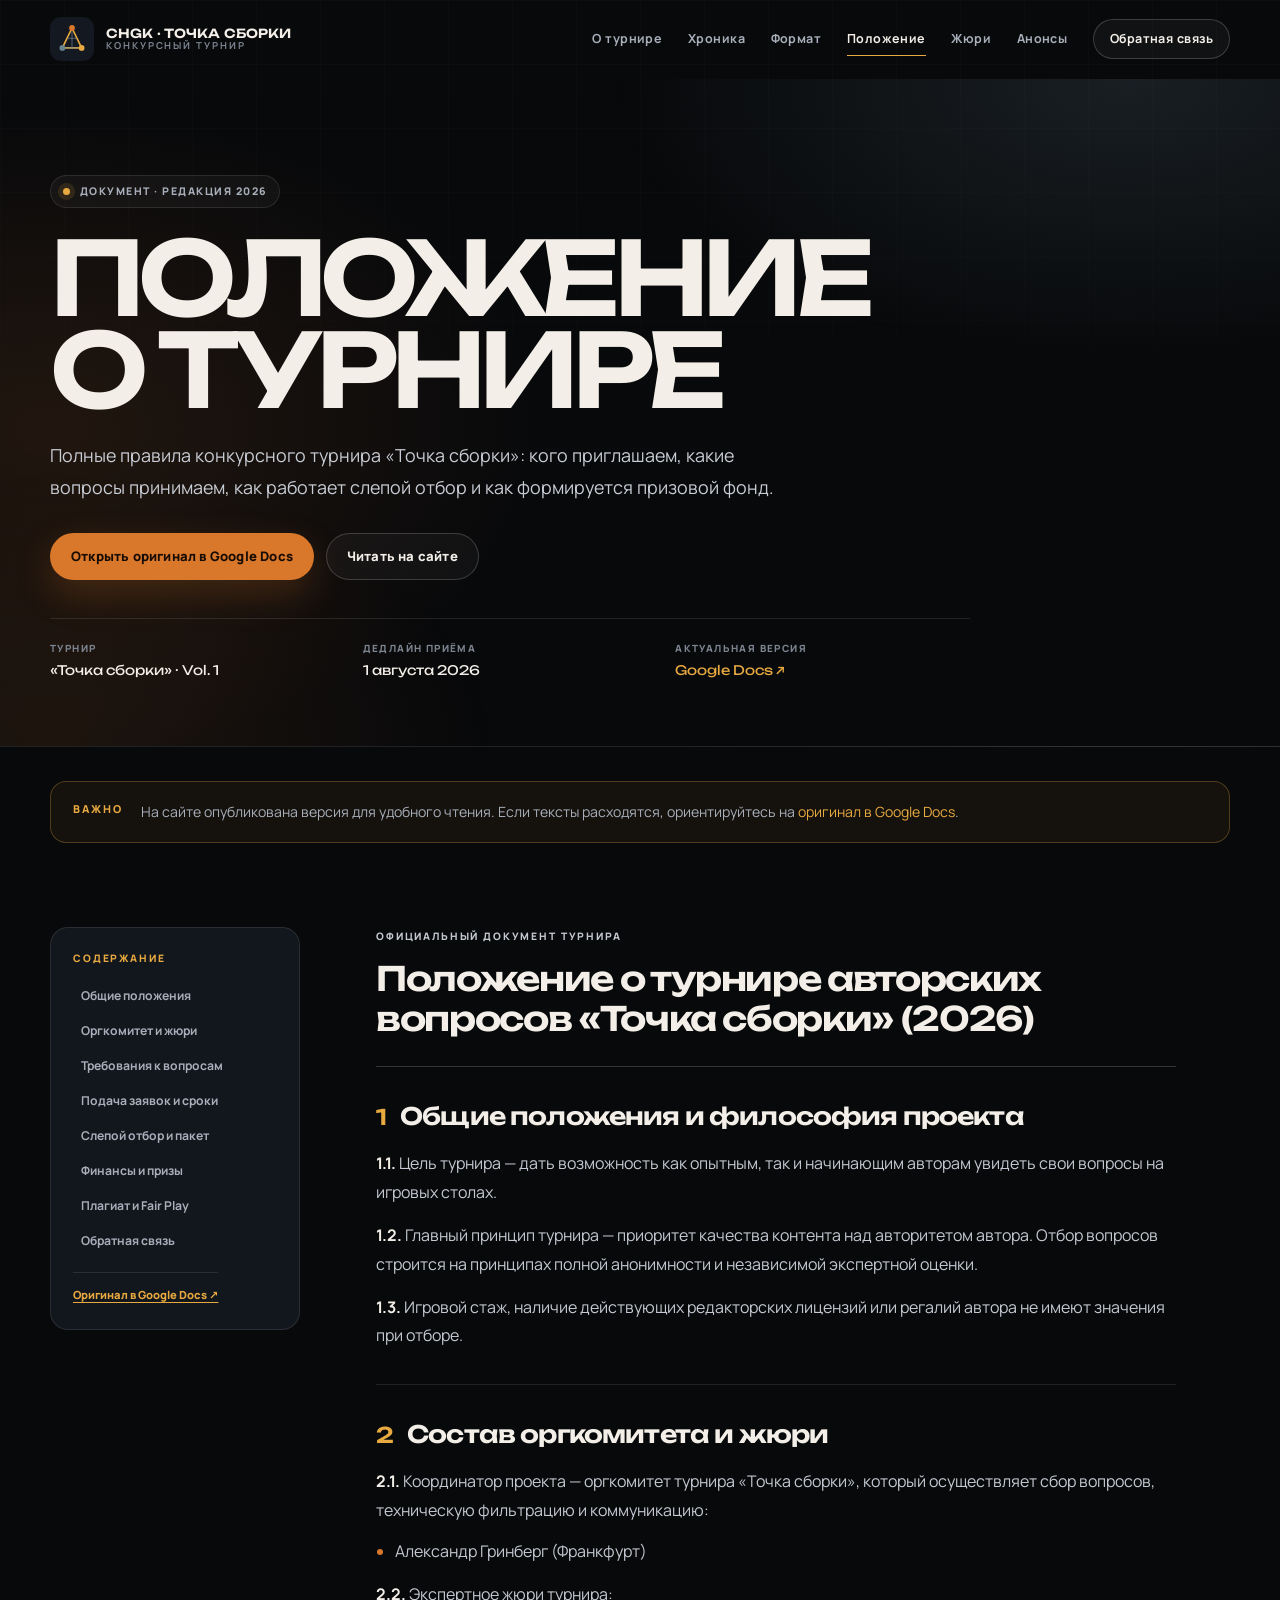
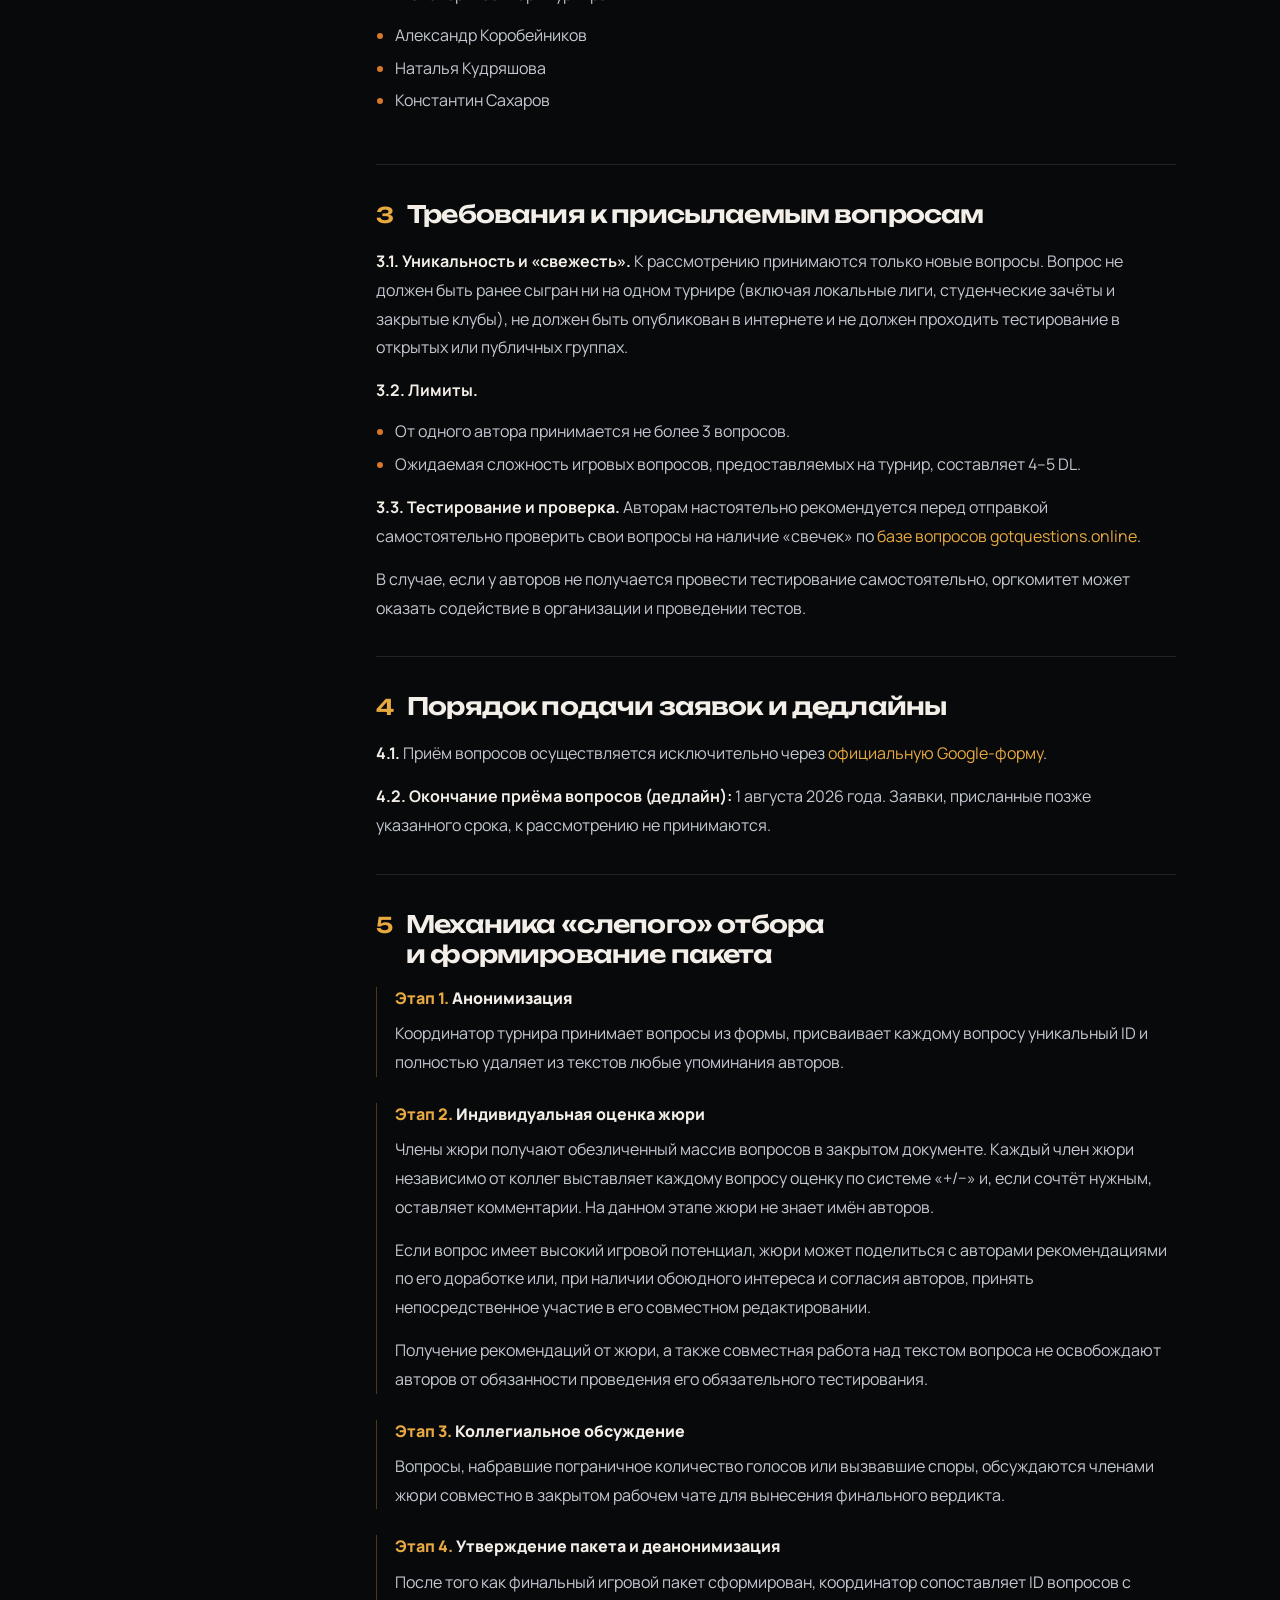
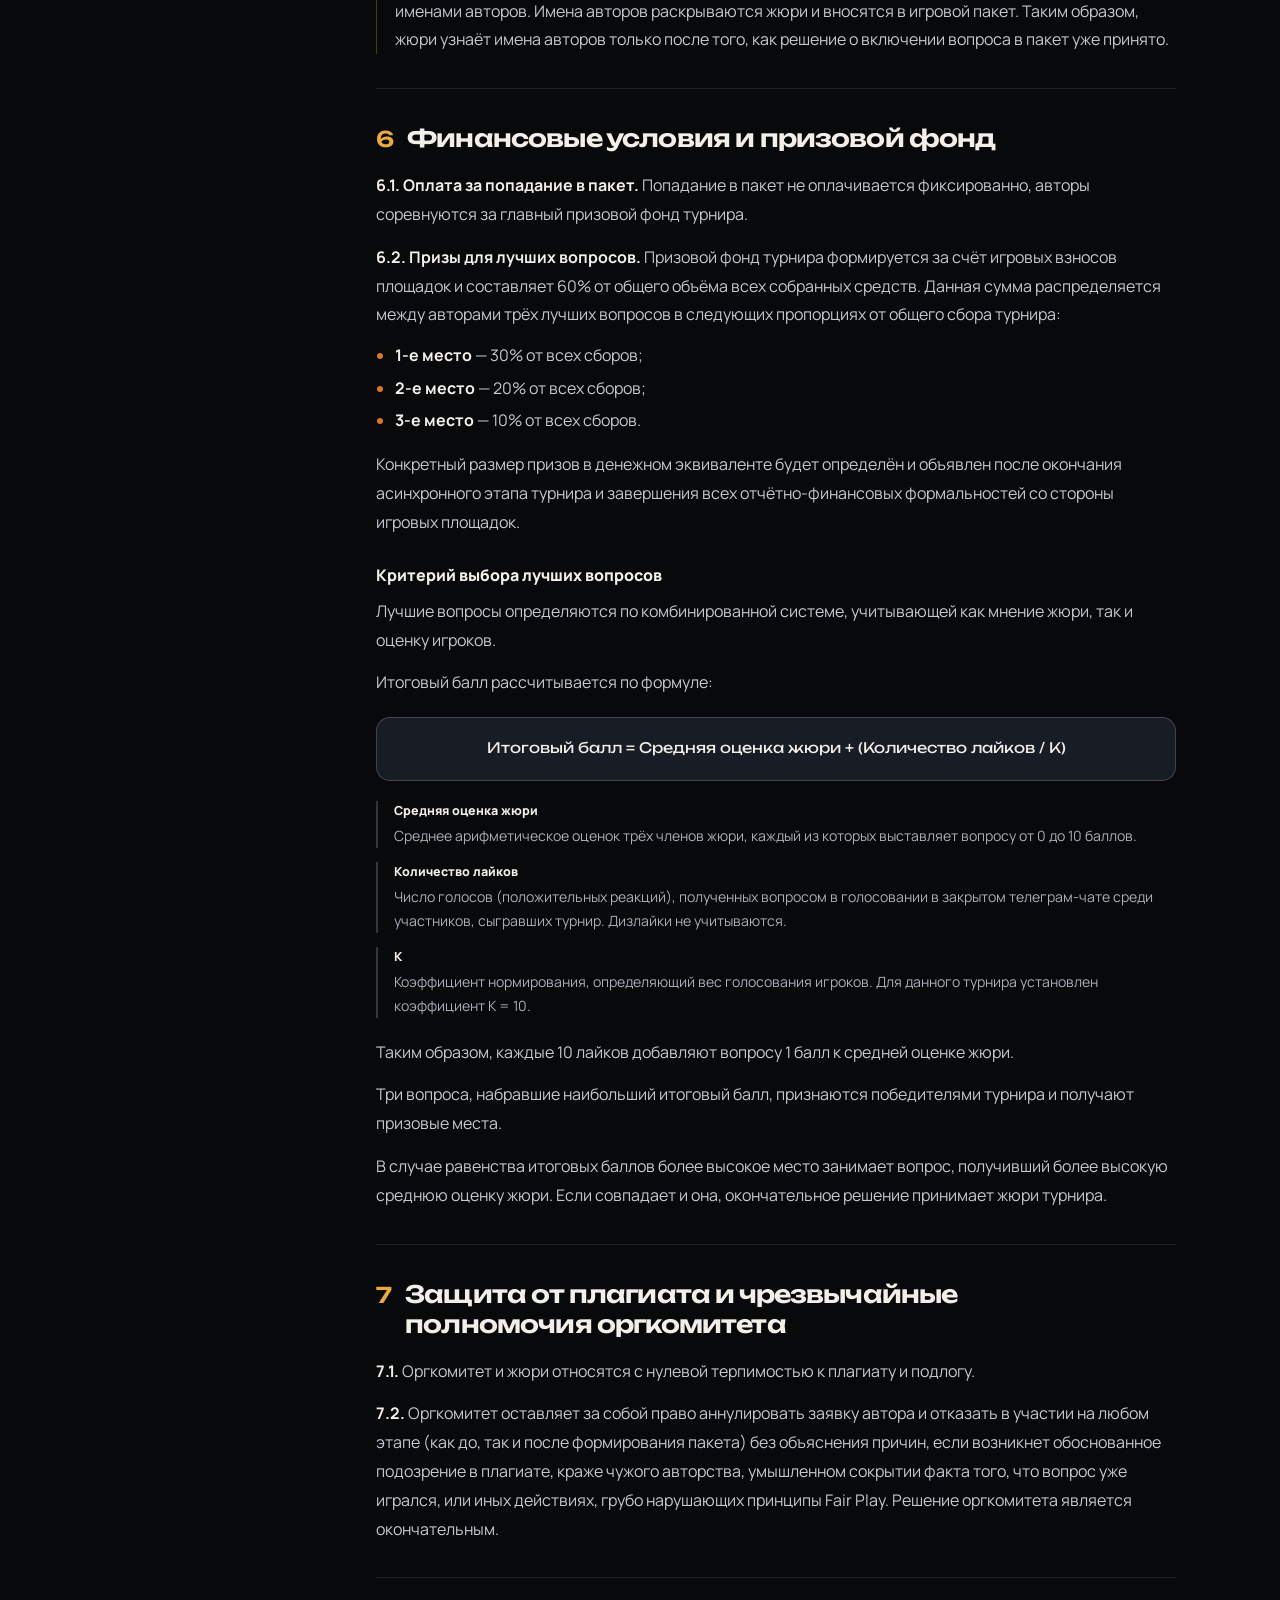
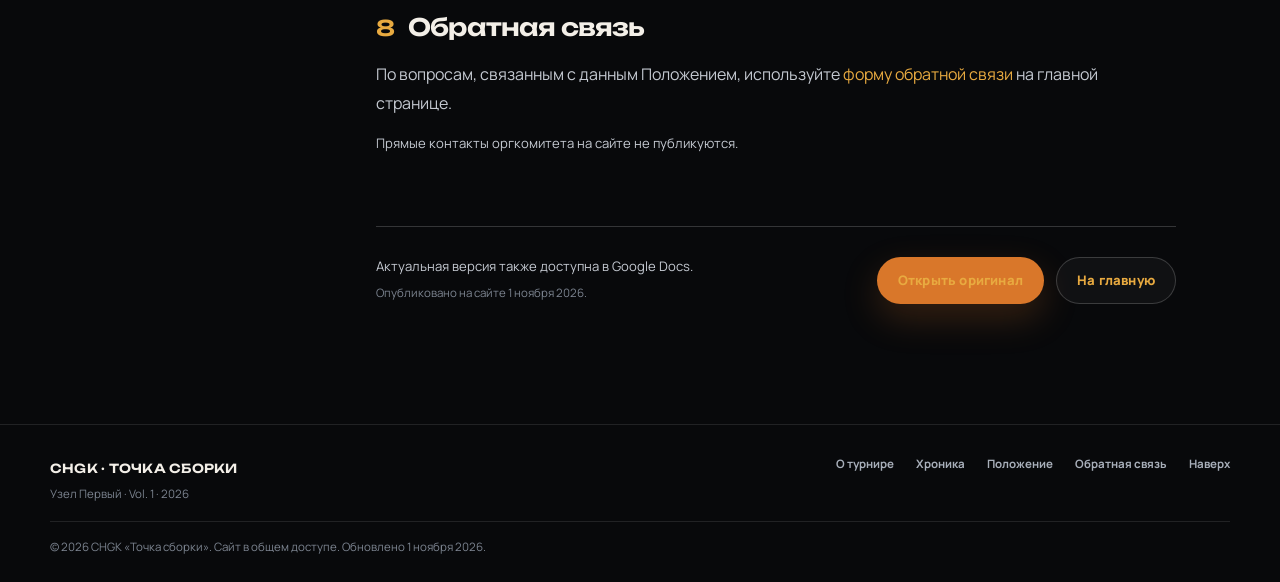
<file: polozhenie.html>
<!doctype html>
<html lang="ru">
<head>
  <meta charset="utf-8">
  <meta name="viewport" content="width=device-width, initial-scale=1">
  <title>Положение о турнире — CHGK «Точка сборки»</title>
  <meta name="description" content="Положение о турнире авторских вопросов «Точка сборки» (2026): требования к вопросам, сроки приёма, слепой отбор, призовой фонд и контакты оргкомитета.">
  <meta name="theme-color" content="#08090b">
  <meta property="og:type" content="article">
  <meta property="og:site_name" content="CHGK — Точка сборки">
  <meta property="og:title" content="Положение о турнире — CHGK «Точка сборки»">
  <meta property="og:description" content="Полные правила турнира «Точка сборки»: требования к вопросам, дедлайн, слепой отбор, призовой фонд и контакты.">
  <meta property="og:url" content="https://chgk-tochka-sborki.netlify.app/polozhenie">
  <meta property="og:image" content="https://chgk-tochka-sborki.netlify.app/assets/anons-02.webp">
  <link rel="canonical" href="https://chgk-tochka-sborki.netlify.app/polozhenie">
  <link rel="icon" href="assets/favicon.svg" type="image/svg+xml">
  <link rel="preconnect" href="https://fonts.googleapis.com">
  <link rel="preconnect" href="https://fonts.gstatic.com" crossorigin>
  <link href="https://fonts.googleapis.com/css2?family=Manrope:wght@400;500;600;700;800&amp;family=Unbounded:wght@500;600;700&amp;display=swap" rel="stylesheet">
  <link rel="stylesheet" href="styles.css">
</head>
<body class="legal-page">
  <a class="skip-link" href="#main">Перейти к содержанию</a>

  <header class="site-header" id="top">
    <div class="container header-inner">
      <a class="brand" href="index.html" aria-label="Точка сборки — на главную">
        <img class="brand-mark" src="assets/logo.svg" alt="" width="44" height="44">
        <span class="brand-text">
          <strong>CHGK · Точка сборки</strong>
          <span>конкурсный турнир</span>
        </span>
      </a>

      <button class="nav-toggle" type="button" aria-expanded="false" aria-controls="site-nav">
        <span class="sr-only">Открыть меню</span>
        <span></span><span></span>
      </button>

      <nav class="site-nav" id="site-nav" aria-label="Основная навигация">
        <a href="index.html#about">О турнире</a>
        <a href="index.html#timeline">Хроника</a>
        <a href="index.html#format">Формат</a>
        <a class="is-active" href="polozhenie.html" aria-current="page">Положение</a>
        <a href="index.html#jury">Жюри</a>
        <a href="index.html#announcements">Анонсы</a>
        <a class="nav-cta" href="index.html#feedback">Обратная связь</a>
      </nav>
    </div>
  </header>

  <main id="main">
    <section class="legal-hero">
      <div class="container">
        <p class="eyebrow"><span class="status-dot" aria-hidden="true"></span> Документ · редакция 2026</p>
        <h1>Положение<br>о турнире</h1>
        <p class="legal-lead">Полные правила конкурсного турнира «Точка сборки»: кого приглашаем, какие вопросы принимаем, как работает слепой отбор и как формируется призовой фонд.</p>

        <div class="legal-actions">
          <a class="btn btn-primary" href="https://docs.google.com/document/d/1GzxNkx4_wtowgKfBnc_8yKvvtWajN76Fu8xopGQIfpE/edit" target="_blank" rel="noopener noreferrer">Открыть оригинал в Google Docs</a>
          <a class="btn btn-ghost" href="#document">Читать на сайте</a>
        </div>

        <dl class="legal-meta">
          <div>
            <dt>Турнир</dt>
            <dd>«Точка сборки» · Vol. 1</dd>
          </div>
          <div>
            <dt>Дедлайн приёма</dt>
            <dd><time datetime="2026-08-01">1 августа 2026</time></dd>
          </div>
          <div>
            <dt>Актуальная версия</dt>
            <dd><a href="https://docs.google.com/document/d/1GzxNkx4_wtowgKfBnc_8yKvvtWajN76Fu8xopGQIfpE/edit" target="_blank" rel="noopener noreferrer">Google Docs ↗</a></dd>
          </div>
        </dl>
      </div>
    </section>

    <div class="container">
      <div class="legal-notice">
        <strong>Важно</strong>
        <p>На сайте опубликована версия для удобного чтения. Если тексты расходятся, ориентируйтесь на <a href="https://docs.google.com/document/d/1GzxNkx4_wtowgKfBnc_8yKvvtWajN76Fu8xopGQIfpE/edit" target="_blank" rel="noopener noreferrer">оригинал в Google Docs</a>.</p>
      </div>
    </div>

    <div class="container legal-layout">
      <aside class="legal-toc" aria-label="Содержание положения">
        <p class="legal-toc-title">Содержание</p>
        <ol>
          <li><a href="#obshchie-polozheniya">Общие положения</a></li>
          <li><a href="#orgkomitet">Оргкомитет и жюри</a></li>
          <li><a href="#trebovaniya">Требования к вопросам</a></li>
          <li><a href="#poryadok">Подача заявок и сроки</a></li>
          <li><a href="#otbor">Слепой отбор и пакет</a></li>
          <li><a href="#finansy">Финансы и призы</a></li>
          <li><a href="#plagiat">Плагиат и Fair Play</a></li>
          <li><a href="#kontakty">Обратная связь</a></li>
        </ol>
        <a class="legal-toc-original" href="https://docs.google.com/document/d/1GzxNkx4_wtowgKfBnc_8yKvvtWajN76Fu8xopGQIfpE/edit" target="_blank" rel="noopener noreferrer">Оригинал в Google Docs ↗</a>
      </aside>

      <article class="legal-doc" id="document">
        <header class="legal-doc-head">
          <p class="legal-doc-kicker">Официальный документ турнира</p>
          <h2>Положение о турнире авторских вопросов «Точка сборки» (2026)</h2>
        </header>

        <section class="legal-section" id="obshchie-polozheniya">
          <h2><span class="legal-section-num">1</span> Общие положения и философия проекта</h2>
          <p><strong>1.1.</strong> Цель турнира — дать возможность как опытным, так и начинающим авторам увидеть свои вопросы на игровых столах.</p>
          <p><strong>1.2.</strong> Главный принцип турнира — приоритет качества контента над авторитетом автора. Отбор вопросов строится на принципах полной анонимности и независимой экспертной оценки.</p>
          <p><strong>1.3.</strong> Игровой стаж, наличие действующих редакторских лицензий или регалий автора не имеют значения при отборе.</p>
        </section>

        <section class="legal-section" id="orgkomitet">
          <h2><span class="legal-section-num">2</span> Состав оргкомитета и жюри</h2>
          <p><strong>2.1.</strong> Координатор проекта — оргкомитет турнира «Точка сборки», который осуществляет сбор вопросов, техническую фильтрацию и коммуникацию:</p>
          <ul class="legal-list">
            <li>Александр Гринберг (Франкфурт)</li>
          </ul>
          <p><strong>2.2.</strong> Экспертное жюри турнира:</p>
          <ul class="legal-list">
            <li>Александр Коробейников</li>
            <li>Наталья Кудряшова</li>
            <li>Константин Сахаров</li>
          </ul>
        </section>

        <section class="legal-section" id="trebovaniya">
          <h2><span class="legal-section-num">3</span> Требования к присылаемым вопросам</h2>
          <p><strong>3.1. Уникальность и «свежесть».</strong> К рассмотрению принимаются только новые вопросы. Вопрос не должен быть ранее сыгран ни на одном турнире (включая локальные лиги, студенческие зачёты и закрытые клубы), не должен быть опубликован в интернете и не должен проходить тестирование в открытых или публичных группах.</p>
          <p><strong>3.2. Лимиты.</strong></p>
          <ul class="legal-list">
            <li>От одного автора принимается не более 3 вопросов.</li>
            <li>Ожидаемая сложность игровых вопросов, предоставляемых на турнир, составляет 4–5 DL.</li>
          </ul>
          <p><strong>3.3. Тестирование и проверка.</strong> Авторам настоятельно рекомендуется перед отправкой самостоятельно проверить свои вопросы на наличие «свечек» по <a href="https://gotquestions.online" target="_blank" rel="noopener noreferrer">базе вопросов gotquestions.online</a>.</p>
          <p>В случае, если у авторов не получается провести тестирование самостоятельно, оргкомитет может оказать содействие в организации и проведении тестов.</p>
        </section>

        <section class="legal-section" id="poryadok">
          <h2><span class="legal-section-num">4</span> Порядок подачи заявок и дедлайны</h2>
          <p><strong>4.1.</strong> Приём вопросов осуществляется исключительно через <a href="https://forms.gle/QxgyhPN4GzaHNwEp8" target="_blank" rel="noopener noreferrer">официальную Google-форму</a>.</p>
          <p><strong>4.2. Окончание приёма вопросов (дедлайн):</strong> <time datetime="2026-08-01">1 августа 2026 года</time>. Заявки, присланные позже указанного срока, к рассмотрению не принимаются.</p>
        </section>

        <section class="legal-section" id="otbor">
          <h2><span class="legal-section-num">5</span> Механика «слепого» отбора и формирование пакета</h2>

          <div class="legal-step">
            <h3><span>Этап 1.</span> Анонимизация</h3>
            <p>Координатор турнира принимает вопросы из формы, присваивает каждому вопросу уникальный ID и полностью удаляет из текстов любые упоминания авторов.</p>
          </div>

          <div class="legal-step">
            <h3><span>Этап 2.</span> Индивидуальная оценка жюри</h3>
            <p>Члены жюри получают обезличенный массив вопросов в закрытом документе. Каждый член жюри независимо от коллег выставляет каждому вопросу оценку по системе «+/−» и, если сочтёт нужным, оставляет комментарии. На данном этапе жюри не знает имён авторов.</p>
            <p>Если вопрос имеет высокий игровой потенциал, жюри может поделиться с авторами рекомендациями по его доработке или, при наличии обоюдного интереса и согласия авторов, принять непосредственное участие в его совместном редактировании.</p>
            <p>Получение рекомендаций от жюри, а также совместная работа над текстом вопроса не освобождают авторов от обязанности проведения его обязательного тестирования.</p>
          </div>

          <div class="legal-step">
            <h3><span>Этап 3.</span> Коллегиальное обсуждение</h3>
            <p>Вопросы, набравшие пограничное количество голосов или вызвавшие споры, обсуждаются членами жюри совместно в закрытом рабочем чате для вынесения финального вердикта.</p>
          </div>

          <div class="legal-step">
            <h3><span>Этап 4.</span> Утверждение пакета и деанонимизация</h3>
            <p>После того как финальный игровой пакет сформирован, координатор сопоставляет ID вопросов с именами авторов. Имена авторов раскрываются жюри и вносятся в игровой пакет. Таким образом, жюри узнаёт имена авторов только после того, как решение о включении вопроса в пакет уже принято.</p>
          </div>
        </section>

        <section class="legal-section" id="finansy">
          <h2><span class="legal-section-num">6</span> Финансовые условия и призовой фонд</h2>
          <p><strong>6.1. Оплата за попадание в пакет.</strong> Попадание в пакет не оплачивается фиксированно, авторы соревнуются за главный призовой фонд турнира.</p>
          <p><strong>6.2. Призы для лучших вопросов.</strong> Призовой фонд турнира формируется за счёт игровых взносов площадок и составляет 60% от общего объёма всех собранных средств. Данная сумма распределяется между авторами трёх лучших вопросов в следующих пропорциях от общего сбора турнира:</p>
          <ul class="legal-list legal-prizes">
            <li><strong>1-е место</strong> — 30% от всех сборов;</li>
            <li><strong>2-е место</strong> — 20% от всех сборов;</li>
            <li><strong>3-е место</strong> — 10% от всех сборов.</li>
          </ul>
          <p>Конкретный размер призов в денежном эквиваленте будет определён и объявлен после окончания асинхронного этапа турнира и завершения всех отчётно-финансовых формальностей со стороны игровых площадок.</p>

          <h3>Критерий выбора лучших вопросов</h3>
          <p>Лучшие вопросы определяются по комбинированной системе, учитывающей как мнение жюри, так и оценку игроков.</p>
          <p>Итоговый балл рассчитывается по формуле:</p>
          <p class="legal-formula">Итоговый балл = Средняя оценка жюри + (Количество лайков / К)</p>
          <dl class="legal-definitions">
            <div>
              <dt>Средняя оценка жюри</dt>
              <dd>Среднее арифметическое оценок трёх членов жюри, каждый из которых выставляет вопросу от 0 до 10 баллов.</dd>
            </div>
            <div>
              <dt>Количество лайков</dt>
              <dd>Число голосов (положительных реакций), полученных вопросом в голосовании в закрытом телеграм-чате среди участников, сыгравших турнир. Дизлайки не учитываются.</dd>
            </div>
            <div>
              <dt>К</dt>
              <dd>Коэффициент нормирования, определяющий вес голосования игроков. Для данного турнира установлен коэффициент К = 10.</dd>
            </div>
          </dl>
          <p>Таким образом, каждые 10 лайков добавляют вопросу 1 балл к средней оценке жюри.</p>
          <p>Три вопроса, набравшие наибольший итоговый балл, признаются победителями турнира и получают призовые места.</p>
          <p>В случае равенства итоговых баллов более высокое место занимает вопрос, получивший более высокую среднюю оценку жюри. Если совпадает и она, окончательное решение принимает жюри турнира.</p>
        </section>

        <section class="legal-section" id="plagiat">
          <h2><span class="legal-section-num">7</span> Защита от плагиата и чрезвычайные полномочия оргкомитета</h2>
          <p><strong>7.1.</strong> Оргкомитет и жюри относятся с нулевой терпимостью к плагиату и подлогу.</p>
          <p><strong>7.2.</strong> Оргкомитет оставляет за собой право аннулировать заявку автора и отказать в участии на любом этапе (как до, так и после формирования пакета) без объяснения причин, если возникнет обоснованное подозрение в плагиате, краже чужого авторства, умышленном сокрытии факта того, что вопрос уже игрался, или иных действиях, грубо нарушающих принципы Fair Play. Решение оргкомитета является окончательным.</p>
        </section>

        <section class="legal-section" id="kontakty">
          <h2><span class="legal-section-num">8</span> Обратная связь</h2>
          <p>По вопросам, связанным с данным Положением, используйте <a href="index.html#feedback">форму обратной связи</a> на главной странице.</p>
          <p class="legal-private-note">Прямые контакты оргкомитета на сайте не публикуются.</p>
        </section>

        <footer class="legal-doc-footer">
          <div>
            <p>Актуальная версия также доступна в Google Docs.</p>
            <p class="legal-updated">Опубликовано на сайте <time datetime="2026-11-01">1 ноября 2026</time>.</p>
          </div>
          <div class="legal-doc-actions">
            <a class="btn btn-primary" href="https://docs.google.com/document/d/1GzxNkx4_wtowgKfBnc_8yKvvtWajN76Fu8xopGQIfpE/edit" target="_blank" rel="noopener noreferrer">Открыть оригинал</a>
            <a class="btn btn-ghost" href="index.html">На главную</a>
          </div>
        </footer>
      </article>
    </div>
  </main>

  <footer class="site-footer">
    <div class="container footer-inner">
      <div>
        <strong>CHGK · Точка сборки</strong>
        <p>Узел Первый · Vol. 1 · 2026</p>
      </div>
      <div class="footer-links">
        <a href="index.html#about">О турнире</a>
        <a href="index.html#timeline">Хроника</a>
        <a href="polozhenie.html" aria-current="page">Положение</a>
        <a href="index.html#feedback">Обратная связь</a>
        <a href="#top">Наверх</a>
      </div>
      <p class="footer-note">© 2026 CHGK «Точка сборки». Сайт в общем доступе. Обновлено <time datetime="2026-11-01">1 ноября 2026</time>.</p>
    </div>
  </footer>

  <script src="script.js"></script>
</body>
</html>
</file>
<file: styles.css>
:root {
  color-scheme: dark;
  --bg: #08090b;
  --bg-soft: #0b0e12;
  --panel: #12161d;
  --panel-2: #171c25;
  --panel-3: #1d2430;
  --text: #f3efe8;
  --muted: #a8afba;
  --muted-2: #7c8490;
  --line: rgba(255, 255, 255, 0.1);
  --line-strong: rgba(255, 255, 255, 0.18);
  --accent: #d9772a;
  --accent-2: #e8aa40;
  --accent-soft: rgba(217, 119, 42, 0.14);
  --steel: #688490;
  --steel-soft: rgba(104, 132, 144, 0.16);
  --danger: #f07a63;
  --radius: 20px;
  --radius-lg: 26px;
  --container: 1180px;
  --font-body: "Manrope", system-ui, -apple-system, BlinkMacSystemFont, "Segoe UI", sans-serif;
  --font-display: "Unbounded", "Manrope", system-ui, sans-serif;
}

*,
*::before,
*::after {
  box-sizing: border-box;
}

html {
  scroll-behavior: smooth;
  scroll-padding-top: 96px;
}

body {
  margin: 0;
  overflow-x: hidden;
  background:
    radial-gradient(900px 500px at 85% -10%, rgba(104, 132, 144, 0.18), transparent 65%),
    radial-gradient(700px 460px at 4% 8%, rgba(217, 119, 42, 0.12), transparent 70%),
    var(--bg);
  color: var(--text);
  font-family: var(--font-body);
  font-size: 16px;
  line-height: 1.6;
  -webkit-font-smoothing: antialiased;
  text-rendering: optimizeLegibility;
}

body::before {
  content: "";
  position: fixed;
  inset: 0;
  z-index: -1;
  pointer-events: none;
  background-image:
    linear-gradient(rgba(255, 255, 255, 0.026) 1px, transparent 1px),
    linear-gradient(90deg, rgba(255, 255, 255, 0.026) 1px, transparent 1px);
  background-size: 64px 64px;
  mask-image: linear-gradient(to bottom, rgba(0, 0, 0, 0.75), transparent 72%);
}

img {
  display: block;
  max-width: 100%;
}

a {
  color: inherit;
  text-decoration: none;
}

button,
input,
select,
textarea {
  font: inherit;
}

button {
  color: inherit;
}

h1,
h2,
h3,
p {
  margin-top: 0;
}

h1,
h2,
h3 {
  text-wrap: balance;
}

::selection {
  background: var(--accent);
  color: #160c04;
}

:focus-visible {
  outline: 2px solid var(--accent-2);
  outline-offset: 3px;
}

.sr-only {
  position: absolute;
  width: 1px;
  height: 1px;
  padding: 0;
  margin: -1px;
  overflow: hidden;
  clip: rect(0, 0, 0, 0);
  white-space: nowrap;
  border: 0;
}

.skip-link {
  position: fixed;
  top: 10px;
  left: 10px;
  z-index: 100;
  padding: 10px 16px;
  border-radius: 999px;
  background: var(--accent-2);
  color: #150b04;
  font-weight: 800;
  transform: translateY(-160%);
  transition: transform 0.2s ease;
}

.skip-link:focus {
  transform: translateY(0);
}

.container {
  width: min(var(--container), calc(100% - 40px));
  margin-inline: auto;
}

.site-header {
  position: sticky;
  top: 0;
  z-index: 50;
  border-bottom: 1px solid transparent;
  transition: background 0.25s ease, border-color 0.25s ease, backdrop-filter 0.25s ease;
}

.site-header.is-scrolled {
  background: rgba(8, 9, 11, 0.86);
  border-color: var(--line);
  backdrop-filter: blur(18px);
  -webkit-backdrop-filter: blur(18px);
}

.header-inner {
  display: flex;
  align-items: center;
  justify-content: space-between;
  gap: 24px;
  min-height: 78px;
}

.brand {
  display: inline-flex;
  align-items: center;
  gap: 12px;
  flex-shrink: 0;
}

.brand-mark {
  width: 44px;
  height: 44px;
}

.brand-text {
  display: flex;
  flex-direction: column;
  line-height: 1.12;
}

.brand-text strong {
  font-family: var(--font-display);
  font-size: 0.78rem;
  font-weight: 600;
  letter-spacing: 0.01em;
  text-transform: uppercase;
}

.brand-text span {
  color: var(--muted-2);
  font-size: 0.6rem;
  font-weight: 700;
  letter-spacing: 0.2em;
  text-transform: uppercase;
}

.site-nav {
  display: flex;
  align-items: center;
  gap: clamp(14px, 2vw, 28px);
}

.site-nav a {
  position: relative;
  color: var(--muted);
  font-size: 0.78rem;
  font-weight: 700;
  letter-spacing: 0.035em;
  transition: color 0.2s ease;
}

.site-nav a:not(.nav-cta)::after {
  content: "";
  position: absolute;
  right: 0;
  bottom: -7px;
  left: 0;
  height: 1px;
  background: var(--accent-2);
  transform: scaleX(0);
  transform-origin: left;
  transition: transform 0.2s ease;
}

.site-nav a:hover,
.site-nav a.is-active {
  color: var(--text);
}

.site-nav a:hover::after,
.site-nav a.is-active::after {
  transform: scaleX(1);
}

.nav-cta {
  padding: 9px 16px;
  border: 1px solid var(--line-strong);
  border-radius: 999px;
  background: rgba(255, 255, 255, 0.04);
  color: var(--text) !important;
  transition: border-color 0.2s ease, background 0.2s ease, transform 0.2s ease;
}

.nav-cta:hover {
  background: var(--accent);
  border-color: var(--accent);
  color: #160c04 !important;
  transform: translateY(-1px);
}

.nav-toggle {
  display: none;
  width: 44px;
  height: 44px;
  padding: 12px;
  border: 1px solid var(--line);
  border-radius: 50%;
  background: var(--panel);
  cursor: pointer;
}

.nav-toggle span:not(.sr-only) {
  display: block;
  width: 100%;
  height: 1.5px;
  margin: 5px 0;
  background: var(--text);
  transition: transform 0.2s ease, opacity 0.2s ease;
}

.nav-toggle[aria-expanded="true"] span:first-of-type {
  transform: translateY(3.25px) rotate(45deg);
}

.nav-toggle[aria-expanded="true"] span:last-of-type {
  transform: translateY(-3.25px) rotate(-45deg);
}

.hero {
  position: relative;
  overflow: clip;
}

.hero::before {
  content: "";
  position: absolute;
  top: 14%;
  right: -14%;
  width: 560px;
  height: 560px;
  border: 1px solid rgba(232, 170, 64, 0.13);
  border-radius: 50%;
  box-shadow:
    0 0 0 48px rgba(232, 170, 64, 0.035),
    0 0 0 120px rgba(104, 132, 144, 0.03);
  pointer-events: none;
}

.hero-grid {
  position: relative;
  display: grid;
  grid-template-columns: minmax(0, 1.12fr) minmax(320px, 0.88fr);
  align-items: center;
  gap: clamp(36px, 7vw, 88px);
  padding-block: clamp(56px, 8vw, 108px) clamp(42px, 6vw, 78px);
}

.eyebrow {
  display: inline-flex;
  align-items: center;
  gap: 10px;
  margin-bottom: 24px;
  padding: 7px 12px;
  border: 1px solid var(--line);
  border-radius: 999px;
  background: rgba(255, 255, 255, 0.035);
  color: var(--muted);
  font-size: 0.66rem;
  font-weight: 800;
  letter-spacing: 0.14em;
  text-transform: uppercase;
}

.status-dot {
  width: 7px;
  height: 7px;
  border-radius: 50%;
  background: var(--accent-2);
  box-shadow: 0 0 0 5px rgba(232, 170, 64, 0.12);
  animation: pulse 2.4s ease-in-out infinite;
}

@keyframes pulse {
  0%,
  100% {
    opacity: 1;
    box-shadow: 0 0 0 5px rgba(232, 170, 64, 0.12);
  }
  50% {
    opacity: 0.75;
    box-shadow: 0 0 0 9px rgba(232, 170, 64, 0.04);
  }
}

.hero h1 {
  margin: 0 0 26px;
  font-family: var(--font-display);
  font-size: clamp(3.4rem, 9.2vw, 8.4rem);
  font-weight: 600;
  line-height: 0.86;
  letter-spacing: -0.075em;
  text-transform: uppercase;
}

.hero-lead {
  max-width: 590px;
  margin-bottom: 30px;
  color: #c8ccd4;
  font-size: clamp(1rem, 1.5vw, 1.16rem);
  line-height: 1.72;
}

.hero-actions,
.closing-actions {
  display: flex;
  flex-wrap: wrap;
  gap: 12px;
}

.btn {
  display: inline-flex;
  align-items: center;
  justify-content: center;
  min-height: 46px;
  padding: 12px 20px;
  border: 1px solid transparent;
  border-radius: 999px;
  font-size: 0.82rem;
  font-weight: 800;
  letter-spacing: 0.015em;
  cursor: pointer;
  transition: transform 0.2s ease, background 0.2s ease, border-color 0.2s ease, color 0.2s ease;
}

.btn:hover {
  transform: translateY(-2px);
}

.btn-primary {
  background: var(--accent);
  color: #170c04;
  box-shadow: 0 14px 36px rgba(217, 119, 42, 0.22);
}

.btn-primary:hover {
  background: var(--accent-2);
}

.btn-ghost {
  border-color: var(--line-strong);
  background: rgba(255, 255, 255, 0.035);
  color: var(--text);
}

.btn-ghost:hover {
  border-color: rgba(232, 170, 64, 0.45);
  background: rgba(232, 170, 64, 0.08);
}

.hero-facts {
  display: grid;
  grid-template-columns: repeat(3, minmax(0, 1fr));
  gap: 18px;
  margin: 38px 0 0;
  padding-top: 22px;
  border-top: 1px solid var(--line);
}

.hero-facts div {
  min-width: 0;
}

.hero-facts dt {
  margin-bottom: 4px;
  color: var(--muted-2);
  font-size: 0.62rem;
  font-weight: 800;
  letter-spacing: 0.14em;
  text-transform: uppercase;
}

.hero-facts dd {
  margin: 0;
  font-family: var(--font-display);
  font-size: 0.86rem;
  line-height: 1.35;
}

.hero-media {
  position: relative;
  width: min(100%, 520px);
  justify-self: end;
}

.media-frame {
  position: relative;
  margin: 0;
  overflow: hidden;
  border: 1px solid rgba(232, 170, 64, 0.25);
  border-radius: 24px;
  background: var(--panel);
  box-shadow:
    0 30px 80px rgba(0, 0, 0, 0.45),
    0 0 0 1px rgba(255, 255, 255, 0.04) inset;
  transform: rotate(1.6deg);
  transition: transform 0.5s cubic-bezier(0.2, 0.7, 0.2, 1);
}

.media-frame:hover {
  transform: rotate(0);
}

.media-frame::after {
  content: "";
  position: absolute;
  inset: 0;
  background: linear-gradient(135deg, rgba(232, 170, 64, 0.12), transparent 38%, rgba(8, 9, 11, 0.2));
  pointer-events: none;
}

.media-frame img {
  width: 100%;
  aspect-ratio: 632 / 523;
  object-fit: cover;
}

.hero-note {
  display: flex;
  justify-content: space-between;
  gap: 20px;
  margin-top: 16px;
  padding-inline: 6px;
  color: var(--muted-2);
  font-size: 0.62rem;
  font-weight: 800;
  letter-spacing: 0.18em;
  text-transform: uppercase;
}

.hero-note span:last-child {
  color: var(--accent-2);
}

.marquee {
  overflow: hidden;
  border-top: 1px solid var(--line);
  border-bottom: 1px solid var(--line);
  background: rgba(255, 255, 255, 0.018);
}

.marquee-track {
  display: flex;
  width: max-content;
  gap: 0;
  animation: marquee 34s linear infinite;
}

.marquee-track span {
  position: relative;
  padding: 14px 28px;
  color: var(--muted-2);
  font-size: 0.66rem;
  font-weight: 800;
  letter-spacing: 0.2em;
  text-transform: uppercase;
  white-space: nowrap;
}

.marquee-track span::after {
  content: "·";
  position: absolute;
  right: -4px;
  color: var(--accent);
}

@keyframes marquee {
  to {
    transform: translateX(-50%);
  }
}

.section {
  position: relative;
  padding: clamp(64px, 9vw, 118px) 0;
}

.section-alt {
  border-block: 1px solid var(--line);
  background:
    linear-gradient(180deg, rgba(255, 255, 255, 0.022), transparent 32%),
    var(--bg-soft);
}

.section-head {
  max-width: 720px;
  margin-bottom: clamp(32px, 5vw, 52px);
}

.section-head-wide {
  display: flex;
  align-items: end;
  justify-content: space-between;
  gap: 40px;
  max-width: none;
}

.section-head-wide > p {
  max-width: 380px;
  margin-bottom: 4px;
}

.kicker {
  margin-bottom: 10px;
  color: var(--accent-2);
  font-size: 0.66rem;
  font-weight: 800;
  letter-spacing: 0.22em;
  text-transform: uppercase;
}

.section-head h2,
.feedback-intro h2,
.closing h2 {
  margin-bottom: 16px;
  font-family: var(--font-display);
  font-size: clamp(1.65rem, 3.5vw, 2.8rem);
  font-weight: 600;
  line-height: 1.12;
  letter-spacing: -0.045em;
}

.section-head p:not(.kicker),
.feedback-intro p:not(.kicker),
.closing p:not(.kicker) {
  color: var(--muted);
  line-height: 1.75;
}

.about-grid {
  display: grid;
  grid-template-columns: minmax(0, 1.1fr) minmax(300px, 0.9fr);
  gap: clamp(32px, 6vw, 72px);
  align-items: start;
}

.about-copy p {
  color: #c4c9d1;
  line-height: 1.78;
}

.about-copy p + p {
  margin-top: 16px;
}

blockquote {
  margin: 30px 0 0;
  padding: 18px 22px;
  border-left: 2px solid var(--accent);
  background: linear-gradient(90deg, rgba(217, 119, 42, 0.09), transparent);
  color: var(--text);
  font-size: 1.02rem;
  font-weight: 600;
  line-height: 1.65;
}

.stat-grid {
  display: grid;
  grid-template-columns: repeat(2, minmax(0, 1fr));
  gap: 12px;
}

.stat {
  min-height: 132px;
  padding: 20px;
  border: 1px solid var(--line);
  border-radius: 18px;
  background:
    radial-gradient(120px 90px at 100% 0, rgba(232, 170, 64, 0.08), transparent 70%),
    var(--panel);
}

.stat strong {
  display: block;
  margin-bottom: 6px;
  font-family: var(--font-display);
  font-size: clamp(1.8rem, 3vw, 2.4rem);
  font-weight: 600;
  line-height: 1;
  color: var(--accent-2);
}

.stat span {
  color: var(--muted);
  font-size: 0.78rem;
  line-height: 1.4;
}

.privacy-strip {
  display: grid;
  grid-template-columns: 180px minmax(0, 1fr);
  gap: 22px;
  margin-top: 38px;
  padding: 22px 24px;
  border: 1px solid rgba(104, 132, 144, 0.32);
  border-radius: 18px;
  background: var(--steel-soft);
}

.privacy-strip strong {
  color: var(--text);
  font-size: 0.78rem;
  letter-spacing: 0.06em;
  text-transform: uppercase;
}

.privacy-strip p {
  margin: 0;
  color: var(--muted);
  font-size: 0.9rem;
  line-height: 1.65;
}

.timeline {
  position: relative;
  margin: 0;
  padding: 0;
  list-style: none;
}

.timeline::before {
  content: "";
  position: absolute;
  top: 10px;
  bottom: 8px;
  left: 15px;
  width: 1px;
  background: linear-gradient(to bottom, var(--accent), var(--steel) 26%, var(--line-strong) 72%, transparent);
}

.timeline-item {
  position: relative;
  display: grid;
  grid-template-columns: 180px minmax(0, 1fr);
  gap: 28px;
  padding: 0 0 28px 46px;
}

.timeline-item::before {
  content: "";
  position: absolute;
  top: 7px;
  left: 10px;
  width: 11px;
  height: 11px;
  border: 2px solid var(--steel);
  border-radius: 50%;
  background: var(--bg-soft);
  box-shadow: 0 0 0 4px var(--bg-soft);
  transition: border-color 0.2s ease, background 0.2s ease, box-shadow 0.2s ease;
}

.timeline-item.is-current::before {
  border-color: var(--accent-2);
  background: var(--accent);
  box-shadow:
    0 0 0 4px var(--bg-soft),
    0 0 0 8px rgba(217, 119, 42, 0.12);
}

.timeline-item.is-future::before {
  border-style: dashed;
  border-color: var(--muted-2);
  background: var(--bg-soft);
}

.timeline-date {
  padding-top: 4px;
  color: var(--muted-2);
  font-size: 0.72rem;
  font-weight: 800;
  letter-spacing: 0.09em;
  line-height: 1.45;
  text-transform: uppercase;
}

.timeline-body {
  padding: 22px 24px;
  border: 1px solid var(--line);
  border-radius: 18px;
  background: var(--panel);
  transition: border-color 0.2s ease, transform 0.2s ease, background 0.2s ease;
}

.timeline-body:hover {
  border-color: var(--line-strong);
  transform: translateY(-2px);
}

.is-current .timeline-body {
  border-color: rgba(232, 170, 64, 0.42);
  background:
    radial-gradient(420px 180px at 100% 0, rgba(217, 119, 42, 0.14), transparent 72%),
    var(--panel-2);
  box-shadow: 0 18px 50px rgba(0, 0, 0, 0.24);
}

.tag {
  display: inline-flex;
  margin-bottom: 10px;
  padding: 4px 9px;
  border: 1px solid var(--line-strong);
  border-radius: 999px;
  color: var(--muted);
  font-size: 0.6rem;
  font-weight: 800;
  letter-spacing: 0.13em;
  line-height: 1.2;
  text-transform: uppercase;
}

.tag-current {
  border-color: var(--accent);
  background: var(--accent);
  color: #170c04;
}

.tag-upcoming {
  border-style: dashed;
  color: var(--muted-2);
}

.timeline-body h3 {
  margin-bottom: 8px;
  font-family: var(--font-display);
  font-size: 1.04rem;
  font-weight: 600;
  line-height: 1.35;
  letter-spacing: -0.025em;
}

.timeline-body p {
  margin-bottom: 12px;
  color: var(--muted);
  font-size: 0.9rem;
  line-height: 1.65;
}

.text-link {
  display: inline-flex;
  align-items: center;
  gap: 6px;
  padding: 0;
  border: 0;
  background: none;
  color: var(--accent-2);
  font-size: 0.74rem;
  font-weight: 800;
  letter-spacing: 0.04em;
  cursor: pointer;
  transition: color 0.2s ease;
}

.text-link::after {
  content: "→";
  transition: transform 0.2s ease;
}

.text-link:hover {
  color: var(--text);
}

.text-link:hover::after {
  transform: translateX(3px);
}

.feedback-card {
  display: grid;
  grid-template-columns: minmax(0, 0.86fr) minmax(0, 1.14fr);
  margin-top: clamp(42px, 7vw, 72px);
  overflow: hidden;
  border: 1px solid var(--line-strong);
  border-radius: var(--radius-lg);
  background: var(--panel);
  box-shadow: 0 30px 80px rgba(0, 0, 0, 0.28);
}

.feedback-intro {
  padding: clamp(26px, 4vw, 40px);
  border-right: 1px solid var(--line);
  background:
    radial-gradient(360px 260px at 0 0, rgba(104, 132, 144, 0.2), transparent 72%),
    var(--panel-2);
}

.feedback-intro h2 {
  font-size: clamp(1.5rem, 2.8vw, 2.15rem);
}

.feedback-intro p:not(.kicker) {
  font-size: 0.92rem;
}

.contact-list {
  margin: 28px 0 0;
  padding: 0;
  list-style: none;
}

.contact-list li {
  display: flex;
  align-items: baseline;
  justify-content: space-between;
  gap: 16px;
  padding: 12px 0;
  border-bottom: 1px dashed var(--line);
  font-size: 0.78rem;
}

.contact-list li:last-child {
  border-bottom: 0;
}

.contact-list span {
  color: var(--muted-2);
}

.contact-list a,
.contact-list strong {
  color: var(--accent-2);
  font-weight: 700;
  text-align: right;
}

.feedback-form {
  min-width: 0;
  padding: clamp(26px, 4vw, 40px);
}

.form-row {
  display: grid;
  grid-template-columns: repeat(2, minmax(0, 1fr));
  gap: 14px;
}

.feedback-form label {
  display: flex;
  flex-direction: column;
  gap: 7px;
  margin-bottom: 14px;
  color: var(--muted);
  font-size: 0.66rem;
  font-weight: 800;
  letter-spacing: 0.11em;
  text-transform: uppercase;
}

.feedback-form label:last-of-type {
  margin-bottom: 0;
}

.optional {
  color: var(--muted-2);
  font-size: 0.58rem;
  letter-spacing: 0.04em;
  text-transform: none;
}

.feedback-form input,
.feedback-form select,
.feedback-form textarea {
  width: 100%;
  border: 1px solid var(--line);
  border-radius: 12px;
  background: #0c0f14;
  color: var(--text);
  font-size: 0.9rem;
  font-weight: 500;
  letter-spacing: 0;
  line-height: 1.5;
  text-transform: none;
  transition: border-color 0.2s ease, box-shadow 0.2s ease, background 0.2s ease;
}

.feedback-form input,
.feedback-form select {
  min-height: 46px;
  padding: 10px 13px;
}

.feedback-form textarea {
  min-height: 132px;
  padding: 12px 13px;
  resize: vertical;
}

.feedback-form input::placeholder,
.feedback-form textarea::placeholder {
  color: #5f6671;
}

.feedback-form input:focus,
.feedback-form select:focus,
.feedback-form textarea:focus {
  border-color: rgba(232, 170, 64, 0.6);
  background: #0e1218;
  outline: none;
  box-shadow: 0 0 0 3px rgba(232, 170, 64, 0.12);
}

.feedback-form select {
  appearance: none;
  background-image:
    linear-gradient(45deg, transparent 50%, var(--muted) 50%),
    linear-gradient(135deg, var(--muted) 50%, transparent 50%);
  background-position:
    calc(100% - 17px) 20px,
    calc(100% - 12px) 20px;
  background-repeat: no-repeat;
  background-size: 5px 5px, 5px 5px;
  padding-right: 34px;
}

.checkbox {
  display: grid !important;
  grid-template-columns: 18px minmax(0, 1fr);
  gap: 10px !important;
  align-items: start;
  margin-top: 16px !important;
  color: var(--muted) !important;
  font-size: 0.68rem !important;
  font-weight: 600 !important;
  letter-spacing: 0.02em !important;
  line-height: 1.55;
  text-transform: none !important;
}

.checkbox input {
  width: 18px;
  height: 18px;
  min-height: 0;
  margin: 1px 0 0;
  accent-color: var(--accent);
}

.honeypot {
  position: absolute;
  left: -9999px;
  width: 1px;
  height: 1px;
  overflow: hidden;
}

.form-captcha {
  min-height: 78px;
  margin-top: 20px;
}

.form-captcha-note {
  margin: 8px 0 0;
  color: var(--muted-2);
  font-size: 0.66rem;
  line-height: 1.5;
}

.form-captcha-note a {
  color: inherit;
  text-decoration: underline;
  text-underline-offset: 3px;
}

.form-actions {
  display: flex;
  align-items: center;
  gap: 16px;
  margin-top: 20px;
}

.form-hint {
  max-width: 340px;
  margin: 0;
  color: var(--muted-2);
  font-size: 0.66rem;
  line-height: 1.5;
}

.form-status {
  min-height: 1.2em;
  margin: 14px 0 0;
  color: var(--accent-2);
  font-size: 0.8rem;
  font-weight: 700;
  line-height: 1.5;
}

.form-status:empty {
  display: none;
}

.form-status.is-error {
  color: var(--danger);
}

.form-status a {
  color: inherit;
  text-decoration: underline;
  text-underline-offset: 3px;
}

.card-grid {
  display: grid;
  grid-template-columns: repeat(3, minmax(0, 1fr));
  gap: 14px;
}

.info-card {
  position: relative;
  min-height: 210px;
  padding: 24px;
  overflow: hidden;
  border: 1px solid var(--line);
  border-radius: 18px;
  background:
    radial-gradient(220px 140px at 100% 0, rgba(232, 170, 64, 0.07), transparent 70%),
    var(--panel);
  transition: transform 0.25s ease, border-color 0.25s ease, background 0.25s ease;
}

.info-card::before {
  content: "";
  position: absolute;
  top: 0;
  right: 0;
  left: 0;
  height: 2px;
  background: linear-gradient(90deg, var(--accent), var(--accent-2), transparent);
  opacity: 0;
  transition: opacity 0.25s ease;
}

.info-card:hover {
  transform: translateY(-4px);
  border-color: rgba(232, 170, 64, 0.32);
  background:
    radial-gradient(220px 140px at 100% 0, rgba(232, 170, 64, 0.12), transparent 70%),
    var(--panel-2);
}

.info-card:hover::before {
  opacity: 1;
}

.card-number {
  display: block;
  margin-bottom: 34px;
  color: var(--accent-2);
  font-family: var(--font-display);
  font-size: 0.66rem;
  letter-spacing: 0.08em;
}

.info-card h3 {
  margin-bottom: 8px;
  font-family: var(--font-display);
  font-size: 1rem;
  font-weight: 600;
  letter-spacing: -0.02em;
}

.info-card p {
  margin: 0;
  color: var(--muted);
  font-size: 0.86rem;
  line-height: 1.65;
}

.people-grid {
  display: grid;
  grid-template-columns: repeat(2, minmax(0, 1fr));
  gap: 14px;
}

.person {
  display: flex;
  gap: 18px;
  align-items: flex-start;
  padding: 24px;
  border: 1px solid var(--line);
  border-radius: 18px;
  background: var(--panel);
}

.person-organizer {
  grid-column: span 2;
  border-color: rgba(232, 170, 64, 0.32);
  background:
    radial-gradient(460px 180px at 0 0, rgba(217, 119, 42, 0.15), transparent 70%),
    var(--panel-2);
}

.avatar {
  display: grid;
  place-items: center;
  flex: 0 0 auto;
  width: 56px;
  height: 56px;
  border: 1px solid rgba(104, 132, 144, 0.4);
  border-radius: 50%;
  background: linear-gradient(145deg, var(--panel-3), #0f1319);
  color: var(--steel);
  font-family: var(--font-display);
  font-size: 0.78rem;
  font-weight: 600;
}

.person-organizer .avatar {
  width: 72px;
  height: 72px;
  border-color: rgba(232, 170, 64, 0.5);
  background: linear-gradient(145deg, rgba(217, 119, 42, 0.25), #15100c);
  color: var(--accent-2);
  font-size: 0.9rem;
}

.person h3 {
  margin-bottom: 3px;
  font-family: var(--font-display);
  font-size: 1rem;
  font-weight: 600;
  letter-spacing: -0.02em;
}

.person-role {
  margin-bottom: 9px;
  color: var(--accent-2);
  font-size: 0.64rem;
  font-weight: 800;
  letter-spacing: 0.12em;
  text-transform: uppercase;
}

.person p:last-child {
  margin: 0;
  color: var(--muted);
  font-size: 0.84rem;
  line-height: 1.6;
}

.jury-note {
  max-width: 780px;
  margin: 26px 0 0;
  padding-top: 20px;
  border-top: 1px solid var(--line);
  color: var(--muted-2);
  font-size: 0.78rem;
  line-height: 1.65;
}

.gallery-grid {
  display: grid;
  grid-template-columns: minmax(0, 1.15fr) minmax(0, 0.85fr);
  gap: 18px;
  align-items: start;
}

.gallery-item {
  margin: 0;
}

.gallery-button {
  display: block;
  width: 100%;
  padding: 0;
  overflow: hidden;
  border: 1px solid var(--line);
  border-radius: 20px;
  background: var(--panel);
  cursor: zoom-in;
}

.gallery-button img {
  width: 100%;
  height: auto;
  transition: transform 0.55s cubic-bezier(0.2, 0.7, 0.2, 1), filter 0.3s ease;
}

.gallery-button:hover img {
  transform: scale(1.035);
  filter: saturate(1.08);
}

.gallery-item figcaption {
  display: flex;
  flex-direction: column;
  gap: 2px;
  padding: 12px 4px 0;
}

.gallery-item figcaption span {
  color: var(--muted-2);
  font-size: 0.6rem;
  font-weight: 800;
  letter-spacing: 0.15em;
  text-transform: uppercase;
}

.gallery-item figcaption strong {
  font-family: var(--font-display);
  font-size: 0.86rem;
  font-weight: 500;
  letter-spacing: -0.02em;
}

.faq-grid {
  display: grid;
  grid-template-columns: repeat(2, minmax(0, 1fr));
  gap: 10px;
}

.faq-grid details {
  padding: 18px 20px;
  border: 1px solid var(--line);
  border-radius: 16px;
  background: var(--panel);
  transition: border-color 0.2s ease, background 0.2s ease;
}

.faq-grid details:hover,
.faq-grid details[open] {
  border-color: var(--line-strong);
  background: var(--panel-2);
}

.faq-grid summary {
  position: relative;
  padding-right: 28px;
  color: var(--text);
  font-size: 0.88rem;
  font-weight: 700;
  line-height: 1.5;
  cursor: pointer;
  list-style: none;
}

.faq-grid summary::-webkit-details-marker {
  display: none;
}

.faq-grid summary::after {
  content: "+";
  position: absolute;
  top: -2px;
  right: 0;
  color: var(--accent-2);
  font-family: var(--font-display);
  font-size: 0.9rem;
  font-weight: 500;
}

.faq-grid details[open] summary::after {
  content: "−";
}

.faq-grid details p {
  margin: 12px 0 0;
  color: var(--muted);
  font-size: 0.84rem;
  line-height: 1.65;
}

.faq-grid details a {
  color: var(--accent-2);
  text-decoration: underline;
  text-underline-offset: 3px;
}

.closing {
  border-top: 1px solid var(--line);
  background:
    radial-gradient(700px 320px at 80% 50%, rgba(217, 119, 42, 0.14), transparent 68%),
    radial-gradient(600px 320px at 10% 50%, rgba(104, 132, 144, 0.14), transparent 68%),
    var(--bg-soft);
  padding: clamp(56px, 8vw, 92px) 0;
}

.closing-inner {
  display: flex;
  align-items: center;
  justify-content: space-between;
  gap: 36px;
}

.closing-inner > div:first-child {
  max-width: 650px;
}

.closing h2 {
  margin-bottom: 10px;
}

.closing p:not(.kicker) {
  margin-bottom: 0;
}

.site-footer {
  padding: 30px 0 26px;
  border-top: 1px solid var(--line);
  background: var(--bg);
}

.footer-inner {
  display: grid;
  grid-template-columns: 1fr auto;
  gap: 18px 32px;
  align-items: start;
}

.footer-inner strong {
  font-family: var(--font-display);
  font-size: 0.78rem;
  font-weight: 600;
  letter-spacing: 0.02em;
  text-transform: uppercase;
}

.footer-inner p {
  margin: 4px 0 0;
  color: var(--muted-2);
  font-size: 0.72rem;
}

.footer-links {
  display: flex;
  flex-wrap: wrap;
  gap: 14px 22px;
  justify-content: flex-end;
  color: var(--muted);
  font-size: 0.72rem;
  font-weight: 700;
}

.footer-links a:hover {
  color: var(--accent-2);
}

.footer-note {
  grid-column: 1 / -1;
  margin: 0 !important;
  padding-top: 16px;
  border-top: 1px solid var(--line);
}

.lightbox-open {
  overflow: hidden;
}

.lightbox {
  max-width: 92vw;
  max-height: 92vh;
  padding: 0;
  border: 0;
  background: transparent;
}

.lightbox::backdrop {
  background: rgba(4, 5, 7, 0.88);
  backdrop-filter: blur(6px);
}

.lightbox img {
  width: auto;
  max-width: 88vw;
  max-height: 86vh;
  border: 1px solid var(--line-strong);
  border-radius: 16px;
  box-shadow: 0 30px 100px rgba(0, 0, 0, 0.6);
}

.lightbox-close {
  position: fixed;
  top: 18px;
  right: 18px;
  z-index: 2;
  display: grid;
  place-items: center;
  width: 44px;
  height: 44px;
  border: 1px solid var(--line-strong);
  border-radius: 50%;
  background: rgba(8, 9, 11, 0.82);
  color: var(--text);
  font-size: 1.6rem;
  line-height: 1;
  cursor: pointer;
}

.lightbox-close:hover {
  background: var(--accent);
  color: #170c04;
}

@media (max-width: 1000px) {
  .hero-grid {
    grid-template-columns: minmax(0, 1fr) minmax(280px, 0.78fr);
    gap: 40px;
  }

  .card-grid {
    grid-template-columns: repeat(2, minmax(0, 1fr));
  }
}

@media (max-width: 900px) {
  .nav-toggle {
    display: block;
  }

  .site-nav {
    position: absolute;
    top: calc(100% + 8px);
    right: 20px;
    left: 20px;
    display: none;
    flex-direction: column;
    align-items: stretch;
    gap: 4px;
    padding: 12px;
    border: 1px solid var(--line-strong);
    border-radius: 18px;
    background: rgba(13, 16, 21, 0.98);
    box-shadow: 0 24px 60px rgba(0, 0, 0, 0.45);
    backdrop-filter: blur(18px);
  }

  .site-nav.is-open {
    display: flex;
  }

  .site-nav a {
    padding: 11px 12px;
    border-radius: 10px;
    font-size: 0.82rem;
  }

  .site-nav a:hover {
    background: rgba(255, 255, 255, 0.05);
  }

  .site-nav a:not(.nav-cta)::after {
    display: none;
  }

  .nav-cta {
    margin-top: 4px;
    text-align: center;
  }

  .hero-grid {
    grid-template-columns: 1fr;
    gap: 44px;
    padding-top: 54px;
  }

  .hero-media {
    width: min(100%, 560px);
    justify-self: start;
  }

  .hero h1 {
    font-size: clamp(3.6rem, 16vw, 6.8rem);
  }

  .section-head-wide {
    display: block;
  }

  .section-head-wide > p {
    max-width: 620px;
    margin-top: 12px;
  }

  .about-grid {
    grid-template-columns: 1fr;
  }

  .feedback-card {
    grid-template-columns: 1fr;
  }

  .feedback-intro {
    border-right: 0;
    border-bottom: 1px solid var(--line);
  }

  .gallery-grid {
    grid-template-columns: 1fr;
  }

  .gallery-item-tall {
    max-width: 620px;
  }
}

@media (max-width: 720px) {
  .container {
    width: min(var(--container), calc(100% - 28px));
  }

  .hero-facts {
    gap: 12px;
  }

  .hero-facts dd {
    font-size: 0.78rem;
  }

  .timeline-item {
    grid-template-columns: 1fr;
    gap: 8px;
    padding-left: 34px;
  }

  .timeline::before {
    left: 5px;
  }

  .timeline-item::before {
    left: 0;
  }

  .timeline-date {
    padding-top: 0;
  }

  .timeline-body {
    padding: 19px 20px;
  }

  .privacy-strip {
    grid-template-columns: 1fr;
    gap: 8px;
  }

  .form-row {
    grid-template-columns: 1fr;
    gap: 0;
  }

  .form-actions {
    align-items: flex-start;
    flex-direction: column;
  }

  .people-grid {
    grid-template-columns: 1fr;
  }

  .person-organizer {
    grid-column: auto;
  }

  .faq-grid {
    grid-template-columns: 1fr;
  }

  .closing-inner {
    align-items: flex-start;
    flex-direction: column;
  }

  .footer-inner {
    grid-template-columns: 1fr;
  }

  .footer-links {
    justify-content: flex-start;
  }
}

@media (max-width: 520px) {
  .site-header .header-inner {
    min-height: 68px;
  }

  .brand-mark {
    width: 38px;
    height: 38px;
  }

  .brand-text strong {
    font-size: 0.68rem;
  }

  .brand-text span {
    font-size: 0.52rem;
  }

  .hero h1 {
    font-size: clamp(3.1rem, 17vw, 4.4rem);
  }

  .hero-actions,
  .closing-actions {
    flex-direction: column;
    align-items: stretch;
  }

  .hero-actions .btn,
  .closing-actions .btn {
    width: 100%;
  }

  .hero-facts {
    grid-template-columns: 1fr;
    gap: 10px;
  }

  .hero-facts div {
    display: flex;
    align-items: baseline;
    justify-content: space-between;
    gap: 16px;
    padding-bottom: 8px;
    border-bottom: 1px dashed var(--line);
  }

  .hero-facts div:last-child {
    padding-bottom: 0;
    border-bottom: 0;
  }

  .stat {
    min-height: 116px;
    padding: 16px;
  }

  .stat-grid {
    gap: 8px;
  }

  .marquee-track span {
    padding: 12px 20px;
    font-size: 0.6rem;
  }

  .feedback-form,
  .feedback-intro {
    padding: 22px;
  }

  .contact-list li {
    align-items: flex-start;
    flex-direction: column;
    gap: 2px;
  }

  .contact-list a,
  .contact-list strong {
    text-align: left;
  }
}

@media (max-width: 360px) {
  .form-captcha .g-recaptcha {
    transform: scale(0.88);
    transform-origin: left top;
  }
}

@media (max-width: 330px) {
  .form-captcha .g-recaptcha {
    transform: scale(0.8);
  }
}

@media (prefers-reduced-motion: reduce) {
  html {
    scroll-behavior: auto;
  }

  *,
  *::before,
  *::after {
    animation-duration: 0.01ms !important;
    animation-iteration-count: 1 !important;
    transition-duration: 0.01ms !important;
    scroll-behavior: auto !important;
  }
}

.legal-hero {
  position: relative;
  overflow: clip;
  padding-block: clamp(54px, 8vw, 96px) clamp(42px, 6vw, 66px);
  border-bottom: 1px solid var(--line);
  background:
    radial-gradient(760px 420px at 88% 0%, rgba(104, 132, 144, 0.18), transparent 68%),
    radial-gradient(620px 380px at 4% 100%, rgba(217, 119, 42, 0.1), transparent 72%);
}

.legal-hero h1 {
  margin: 0 0 24px;
  font-family: var(--font-display);
  font-size: clamp(3rem, 8vw, 6.8rem);
  font-weight: 600;
  line-height: 0.9;
  letter-spacing: -0.07em;
  text-transform: uppercase;
}

.legal-lead {
  max-width: 760px;
  margin-bottom: 30px;
  color: #c8ccd4;
  font-size: clamp(1rem, 1.4vw, 1.14rem);
  line-height: 1.75;
}

.legal-actions,
.legal-doc-actions {
  display: flex;
  flex-wrap: wrap;
  gap: 12px;
}

.legal-meta {
  display: grid;
  grid-template-columns: repeat(3, minmax(0, 1fr));
  gap: 18px;
  max-width: 920px;
  margin: 38px 0 0;
  padding-top: 22px;
  border-top: 1px solid var(--line);
}

.legal-meta dt {
  margin-bottom: 4px;
  color: var(--muted-2);
  font-size: 0.62rem;
  font-weight: 800;
  letter-spacing: 0.14em;
  text-transform: uppercase;
}

.legal-meta dd {
  margin: 0;
  font-family: var(--font-display);
  font-size: 0.82rem;
  line-height: 1.45;
}

.legal-meta a,
.legal-notice a,
.legal-doc a,
.legal-toc a:hover {
  color: var(--accent-2);
}

.legal-notice {
  display: grid;
  grid-template-columns: auto minmax(0, 1fr);
  gap: 14px 18px;
  align-items: start;
  margin-top: 34px;
  padding: 18px 22px;
  border: 1px solid rgba(232, 170, 64, 0.28);
  border-radius: 16px;
  background: rgba(232, 170, 64, 0.06);
}

.legal-notice strong {
  color: var(--accent-2);
  font-size: 0.68rem;
  font-weight: 800;
  letter-spacing: 0.18em;
  text-transform: uppercase;
}

.legal-notice p {
  margin: 0;
  color: var(--muted);
  font-size: 0.88rem;
  line-height: 1.7;
}

.legal-layout {
  display: grid;
  grid-template-columns: 250px minmax(0, 1fr);
  gap: clamp(34px, 6vw, 76px);
  align-items: start;
  padding-block: clamp(46px, 7vw, 84px) clamp(70px, 10vw, 120px);
}

.legal-toc {
  position: sticky;
  top: 104px;
  padding: 22px;
  border: 1px solid var(--line);
  border-radius: 18px;
  background: var(--panel);
}

.legal-toc-title {
  margin-bottom: 14px;
  color: var(--accent-2);
  font-size: 0.64rem;
  font-weight: 800;
  letter-spacing: 0.18em;
  text-transform: uppercase;
}

.legal-toc ol {
  display: grid;
  gap: 4px;
  margin: 0;
  padding: 0;
  list-style: none;
}

.legal-toc li a {
  display: block;
  padding: 7px 8px;
  border-radius: 8px;
  color: var(--muted);
  font-size: 0.76rem;
  font-weight: 700;
  line-height: 1.4;
  transition: background 0.2s ease, color 0.2s ease;
}

.legal-toc li a:hover {
  background: rgba(255, 255, 255, 0.05);
}

.legal-toc-original {
  display: inline-block;
  margin-top: 16px;
  padding-top: 14px;
  border-top: 1px solid var(--line);
  color: var(--accent-2);
  font-size: 0.7rem;
  font-weight: 800;
  line-height: 1.4;
  text-decoration: underline;
  text-underline-offset: 3px;
}

.legal-doc {
  min-width: 0;
  max-width: 800px;
}

.legal-doc-head {
  padding-bottom: 28px;
  border-bottom: 1px solid var(--line-strong);
}

.legal-doc-kicker {
  margin-bottom: 12px;
  color: var(--accent-2);
  font-size: 0.64rem;
  font-weight: 800;
  letter-spacing: 0.18em;
  text-transform: uppercase;
}

.legal-doc-head h2 {
  margin: 0;
  font-family: var(--font-display);
  font-size: clamp(1.45rem, 3vw, 2.1rem);
  font-weight: 600;
  line-height: 1.18;
  letter-spacing: -0.04em;
}

.legal-section {
  padding-block: 34px;
  border-bottom: 1px solid var(--line);
}

.legal-section:last-of-type {
  border-bottom: 0;
}

.legal-section h2 {
  display: flex;
  gap: 14px;
  align-items: baseline;
  margin-bottom: 18px;
  font-family: var(--font-display);
  font-size: clamp(1.15rem, 2.2vw, 1.5rem);
  font-weight: 600;
  line-height: 1.25;
  letter-spacing: -0.035em;
}

.legal-section-num {
  flex: 0 0 auto;
  color: var(--accent-2);
  font-size: 0.9em;
}

.legal-section h3 {
  margin: 28px 0 10px;
  color: var(--text);
  font-size: 1rem;
  font-weight: 800;
  line-height: 1.4;
}

.legal-section h3 span {
  color: var(--accent-2);
}

.legal-doc p {
  margin-bottom: 14px;
  color: #c4c9d1;
  line-height: 1.8;
}

.legal-doc p:last-child {
  margin-bottom: 0;
}

.legal-doc strong {
  color: var(--text);
}

.legal-list {
  display: grid;
  gap: 7px;
  margin: 0 0 16px;
  padding-left: 1.2em;
  color: #c4c9d1;
}

.legal-list li::marker {
  color: var(--accent);
}

.legal-step {
  padding-left: 18px;
  border-left: 1px solid rgba(232, 170, 64, 0.3);
}

.legal-step + .legal-step {
  margin-top: 26px;
}

.legal-step h3:first-child {
  margin-top: 0;
}

.legal-formula {
  margin: 20px 0;
  padding: 18px 20px;
  border: 1px solid var(--line-strong);
  border-radius: 14px;
  background: var(--panel-2);
  color: var(--text) !important;
  font-family: var(--font-display);
  font-size: 0.9rem;
  line-height: 1.6;
  text-align: center;
}

.legal-definitions {
  display: grid;
  gap: 14px;
  margin: 20px 0;
}

.legal-definitions div {
  padding-left: 16px;
  border-left: 2px solid var(--line-strong);
}

.legal-definitions dt {
  margin-bottom: 3px;
  color: var(--text);
  font-size: 0.78rem;
  font-weight: 800;
}

.legal-definitions dd {
  margin: 0;
  color: var(--muted);
  font-size: 0.88rem;
  line-height: 1.7;
}

.legal-private-note {
  margin-top: 14px;
  color: var(--muted-2);
  font-size: 0.82rem;
}

.legal-doc-footer {
  display: flex;
  align-items: flex-end;
  justify-content: space-between;
  gap: 24px;
  margin-top: 36px;
  padding-top: 28px;
  border-top: 1px solid var(--line-strong);
}

.legal-doc-footer p {
  margin-bottom: 5px;
  font-size: 0.82rem;
}

.legal-updated {
  color: var(--muted-2) !important;
  font-size: 0.72rem !important;
}

.policy-band {
  display: grid;
  grid-template-columns: minmax(0, 1.15fr) minmax(280px, 0.85fr);
  gap: clamp(28px, 5vw, 64px);
  align-items: center;
  padding: clamp(28px, 5vw, 48px);
  border: 1px solid rgba(232, 170, 64, 0.25);
  border-radius: var(--radius-lg);
  background:
    radial-gradient(520px 260px at 100% 0%, rgba(217, 119, 42, 0.12), transparent 70%),
    linear-gradient(140deg, var(--panel-2), var(--panel));
  box-shadow: 0 24px 70px rgba(0, 0, 0, 0.28);
}

.policy-band h2 {
  margin-bottom: 14px;
  font-family: var(--font-display);
  font-size: clamp(1.55rem, 3.2vw, 2.35rem);
  font-weight: 600;
  line-height: 1.12;
  letter-spacing: -0.045em;
}

.policy-band p:not(.kicker) {
  margin-bottom: 0;
  color: var(--muted);
  line-height: 1.75;
}

.policy-points {
  display: flex;
  flex-wrap: wrap;
  gap: 8px;
  margin: 22px 0 0;
  padding: 0;
  list-style: none;
}

.policy-points li {
  padding: 6px 10px;
  border: 1px solid var(--line);
  border-radius: 999px;
  background: rgba(255, 255, 255, 0.03);
  color: var(--muted);
  font-size: 0.68rem;
  font-weight: 700;
}

.policy-actions {
  display: flex;
  flex-direction: column;
  align-items: flex-start;
  gap: 14px;
  padding-left: clamp(0px, 3vw, 34px);
  border-left: 1px solid var(--line);
}

.policy-actions .btn {
  width: 100%;
}

.policy-actions .text-link {
  margin: 0;
}

@media (max-width: 900px) {
  .legal-layout {
    grid-template-columns: 1fr;
  }

  .legal-toc {
    position: static;
  }

  .legal-toc ol {
    display: flex;
    flex-wrap: wrap;
    gap: 8px;
  }

  .legal-toc li a {
    padding: 7px 11px;
    border: 1px solid var(--line);
    border-radius: 999px;
    background: rgba(255, 255, 255, 0.03);
    font-size: 0.7rem;
  }

  .legal-toc-original {
    margin-top: 14px;
    padding-top: 0;
    border-top: 0;
  }

  .policy-band {
    grid-template-columns: 1fr;
  }

  .policy-actions {
    padding-top: 22px;
    padding-left: 0;
    border-top: 1px solid var(--line);
    border-left: 0;
  }
}

@media (max-width: 720px) {
  .legal-hero h1 {
    font-size: clamp(2.7rem, 14vw, 4.4rem);
  }

  .legal-meta {
    grid-template-columns: 1fr;
    gap: 12px;
  }

  .legal-meta div {
    display: flex;
    align-items: baseline;
    justify-content: space-between;
    gap: 16px;
    padding-bottom: 8px;
    border-bottom: 1px dashed var(--line);
  }

  .legal-meta div:last-child {
    padding-bottom: 0;
    border-bottom: 0;
  }

  .legal-meta dt {
    margin-bottom: 0;
  }

  .legal-notice {
    grid-template-columns: 1fr;
    gap: 6px;
  }

  .legal-doc-footer {
    align-items: flex-start;
    flex-direction: column;
  }

  .legal-doc-actions {
    width: 100%;
  }

  .legal-doc-actions .btn {
    flex: 1 1 160px;
  }
}

@media (max-width: 520px) {
  .legal-actions {
    flex-direction: column;
    align-items: stretch;
  }

  .legal-actions .btn {
    width: 100%;
  }

}

@media print {
  .site-header,
  .site-footer,
  .legal-toc,
  .legal-actions,
  .legal-notice,
  .legal-doc-footer,
  .skip-link {
    display: none;
  }

  body {
    background: #fff;
    color: #111;
  }

  .legal-hero,
  .legal-layout {
    padding: 0;
    border: 0;
    background: none;
  }

  .legal-hero h1,
  .legal-doc-head h2,
  .legal-section h2,
  .legal-section h3,
  .legal-doc strong,
  .legal-formula,
  .legal-definitions dt {
    color: #111;
  }

  .legal-hero h1 {
    font-size: 30pt;
  }

  .legal-lead,
  .legal-doc p,
  .legal-list,
  .legal-definitions dd {
    color: #222;
  }

  .legal-layout {
    display: block;
  }

  .legal-doc {
    max-width: none;
  }

  .legal-section {
    break-inside: avoid;
  }

  .legal-doc a {
    color: #111;
    text-decoration: underline;
  }
}
</file>
